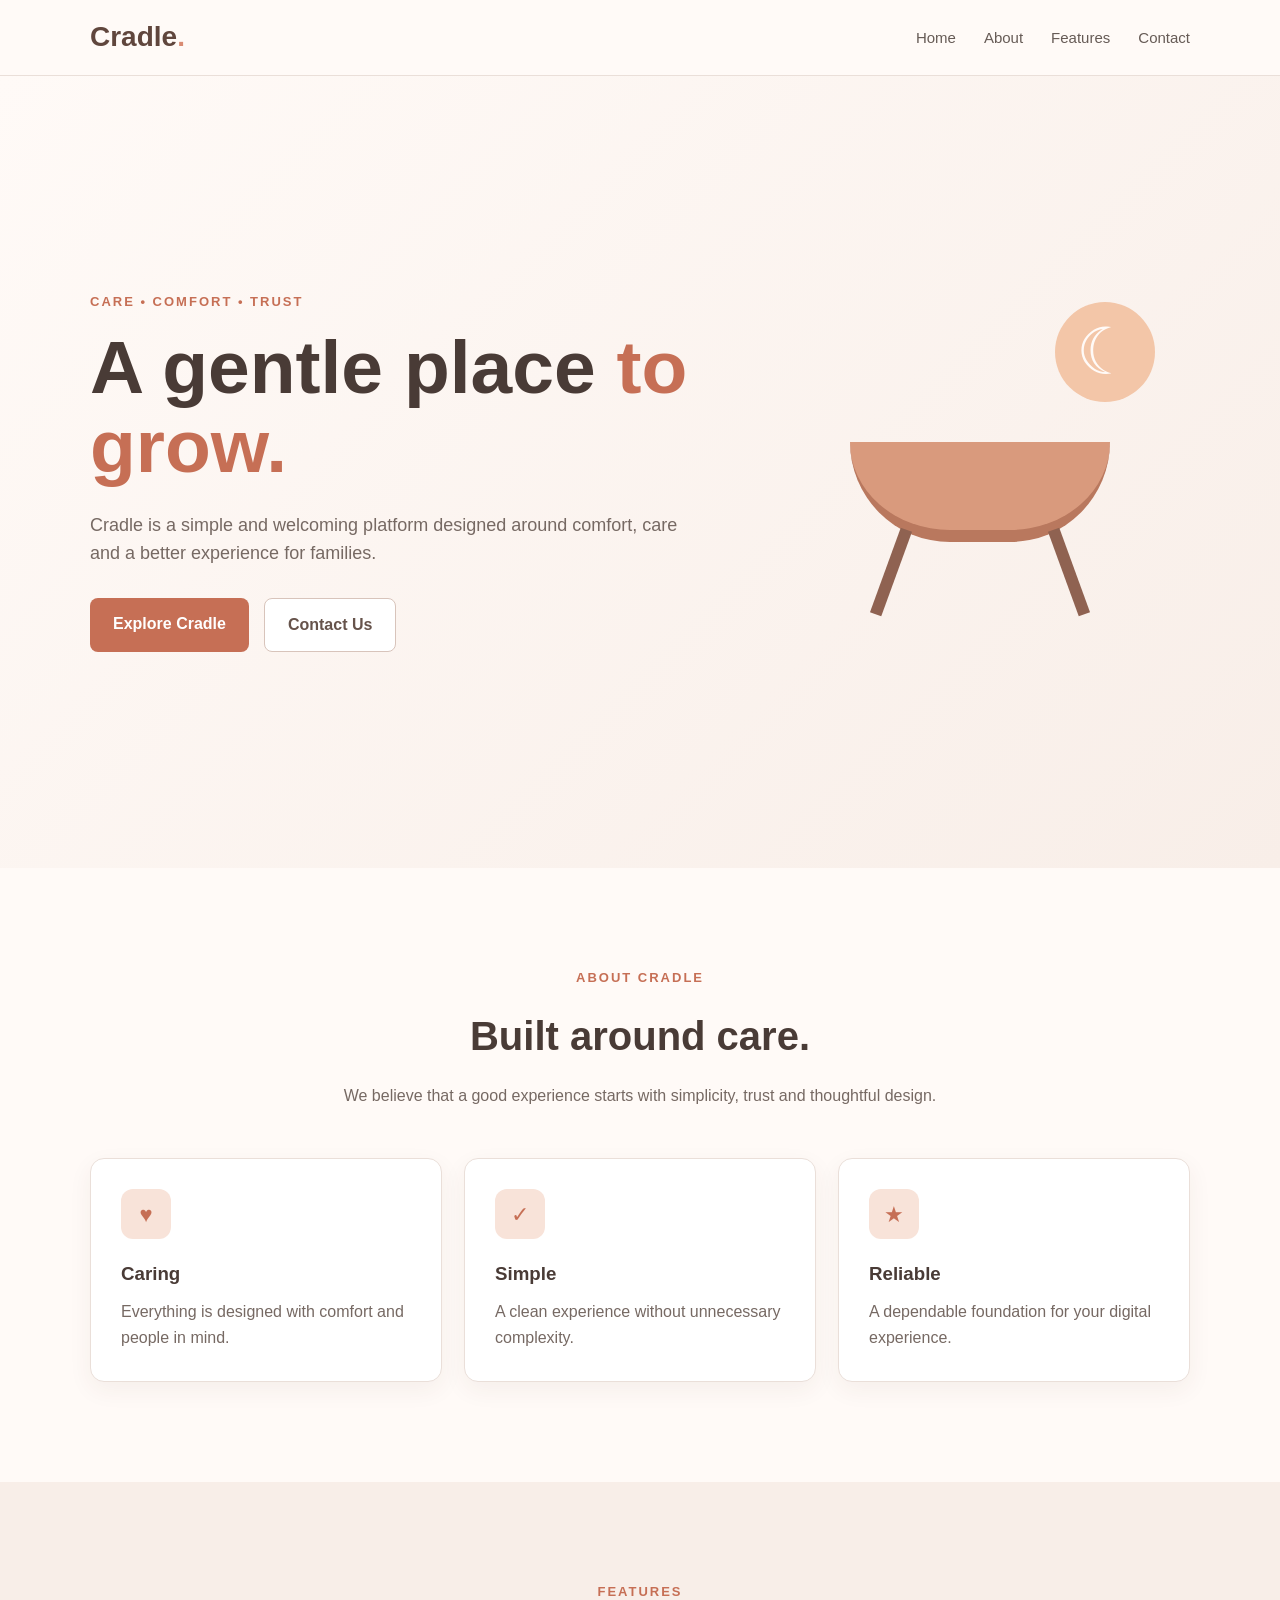
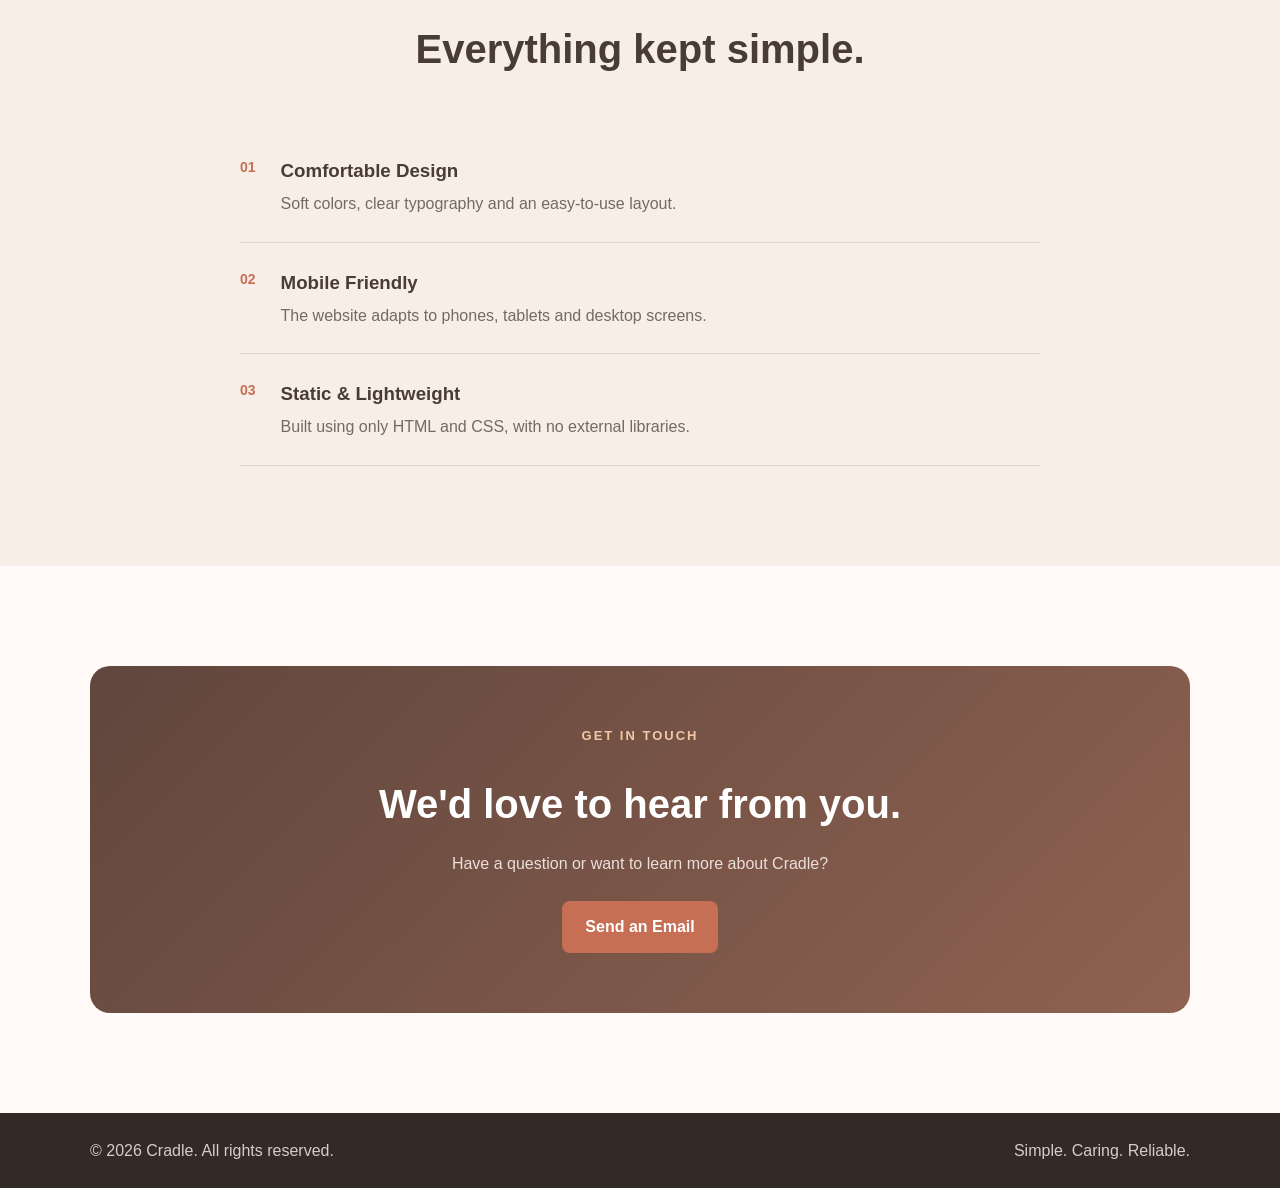
<file: docs/index.html>
<!DOCTYPE html>
<html lang="en">

<head>
    <meta charset="UTF-8">

    <meta
            name="viewport"
            content="width=device-width, initial-scale=1.0"
    >

    <meta
            name="description"
            content="Cradle - A simple, safe and comfortable place for families."
    >

    <title>Cradle | Care & Comfort</title>

    <!-- CSS FILE -->
    <link rel="stylesheet" href="style.css">
</head>

<body>

<!-- =========================
     NAVIGATION
========================== -->

<header class="navbar">

    <div class="container nav-content">

        <a href="#home" class="logo">
            Cradle<span>.</span>
        </a>

        <nav>
            <a href="#home">Home</a>
            <a href="#about">About</a>
            <a href="#features">Features</a>
            <a href="#contact">Contact</a>
        </nav>

    </div>

</header>


<!-- =========================
     HERO
========================== -->

<main>

    <section id="home" class="hero">

        <div class="container hero-content">

            <div class="hero-text">

                <p class="small-title">
                    CARE • COMFORT • TRUST
                </p>

                <h1>
                    A gentle place
                    <span>to grow.</span>
                </h1>

                <p class="hero-description">
                    Cradle is a simple and welcoming platform
                    designed around comfort, care and a better
                    experience for families.
                </p>

                <div class="hero-buttons">

                    <a
                            href="#features"
                            class="btn btn-primary"
                    >
                        Explore Cradle
                    </a>

                    <a
                            href="#contact"
                            class="btn btn-secondary"
                    >
                        Contact Us
                    </a>

                </div>

            </div>


            <!-- Simple CSS illustration -->
            <div class="cradle-art">

                <div class="moon">
                    ☾
                </div>

                <div class="cradle">
                    <div class="cradle-bed"></div>

                    <div class="cradle-leg left"></div>
                    <div class="cradle-leg right"></div>
                </div>

            </div>

        </div>

    </section>


    <!-- =========================
         ABOUT
    ========================== -->

    <section id="about" class="section">

        <div class="container">

            <div class="section-heading">

                <p class="small-title">
                    ABOUT CRADLE
                </p>

                <h2>
                    Built around care.
                </h2>

                <p>
                    We believe that a good experience starts
                    with simplicity, trust and thoughtful
                    design.
                </p>

            </div>


            <div class="about-grid">

                <div class="about-card">

                    <div class="icon">
                        ♥
                    </div>

                    <h3>
                        Caring
                    </h3>

                    <p>
                        Everything is designed with comfort
                        and people in mind.
                    </p>

                </div>


                <div class="about-card">

                    <div class="icon">
                        ✓
                    </div>

                    <h3>
                        Simple
                    </h3>

                    <p>
                        A clean experience without unnecessary
                        complexity.
                    </p>

                </div>


                <div class="about-card">

                    <div class="icon">
                        ★
                    </div>

                    <h3>
                        Reliable
                    </h3>

                    <p>
                        A dependable foundation for your
                        digital experience.
                    </p>

                </div>

            </div>

        </div>

    </section>


    <!-- =========================
         FEATURES
    ========================== -->

    <section id="features" class="section features-section">

        <div class="container">

            <div class="section-heading">

                <p class="small-title">
                    FEATURES
                </p>

                <h2>
                    Everything kept simple.
                </h2>

            </div>


            <div class="feature-list">

                <div class="feature">

                    <span>01</span>

                    <div>
                        <h3>
                            Comfortable Design
                        </h3>

                        <p>
                            Soft colors, clear typography and
                            an easy-to-use layout.
                        </p>
                    </div>

                </div>


                <div class="feature">

                    <span>02</span>

                    <div>
                        <h3>
                            Mobile Friendly
                        </h3>

                        <p>
                            The website adapts to phones,
                            tablets and desktop screens.
                        </p>
                    </div>

                </div>


                <div class="feature">

                    <span>03</span>

                    <div>
                        <h3>
                            Static & Lightweight
                        </h3>

                        <p>
                            Built using only HTML and CSS,
                            with no external libraries.
                        </p>
                    </div>

                </div>

            </div>

        </div>

    </section>


    <!-- =========================
         CONTACT
    ========================== -->

    <section id="contact" class="section">

        <div class="container">

            <div class="contact-box">

                <p class="small-title">
                    GET IN TOUCH
                </p>

                <h2>
                    We'd love to hear from you.
                </h2>

                <p>
                    Have a question or want to learn more
                    about Cradle?
                </p>

                <a
                        href="mailto:hello@example.com"
                        class="btn btn-primary"
                >
                    Send an Email
                </a>

            </div>

        </div>

    </section>

</main>


<!-- =========================
     FOOTER
========================== -->

<footer>

    <div class="container footer-content">

        <p>
            © 2026 Cradle. All rights reserved.
        </p>

        <p>
            Simple. Caring. Reliable.
        </p>

    </div>

</footer>

</body>

</html>
</file>
<file: docs/style.css>
/* =========================
   RESET
========================= */

* {
    margin: 0;
    padding: 0;
    box-sizing: border-box;
}

html {
    scroll-behavior: smooth;
}

body {
    font-family:
            Arial,
            Helvetica,
            sans-serif;

    background: #fffaf7;
    color: #332d2b;

    line-height: 1.6;
}

a {
    text-decoration: none;
    color: inherit;
}


/* =========================
   CONTAINER
========================= */

.container {
    width: 90%;
    max-width: 1100px;

    margin: auto;
}


/* =========================
   NAVBAR
========================= */

.navbar {
    position: sticky;

    top: 0;

    z-index: 1000;

    background: rgba(255, 250, 247, 0.95);

    border-bottom:
            1px solid #eadfd9;
}

.nav-content {
    min-height: 75px;

    display: flex;

    justify-content: space-between;

    align-items: center;
}

.logo {
    font-size: 28px;

    font-weight: bold;

    color: #60463d;
}

.logo span {
    color: #d98b73;
}

nav {
    display: flex;

    gap: 28px;
}

nav a {
    color: #665b56;

    font-size: 15px;

    transition: color 0.3s ease;
}

nav a:hover {
    color: #c66f55;
}


/* =========================
   HERO
========================= */

.hero {
    min-height: 88vh;

    display: flex;

    align-items: center;

    background:
            linear-gradient(
                    135deg,
                    #fffaf7,
                    #f8eee8
            );
}

.hero-content {
    display: grid;

    grid-template-columns: 1.2fr 0.8fr;

    gap: 50px;

    align-items: center;
}

.small-title {
    color: #c66f55;

    font-size: 13px;

    font-weight: bold;

    letter-spacing: 2px;

    margin-bottom: 15px;
}

.hero h1 {
    font-size: clamp(45px, 7vw, 75px);

    line-height: 1.05;

    color: #493b36;

    margin-bottom: 25px;
}

.hero h1 span {
    color: #c66f55;
}

.hero-description {
    max-width: 600px;

    font-size: 18px;

    color: #766963;

    margin-bottom: 30px;
}


/* =========================
   BUTTONS
========================= */

.hero-buttons {
    display: flex;

    gap: 15px;

    flex-wrap: wrap;
}

.btn {
    display: inline-block;

    padding: 13px 23px;

    border-radius: 8px;

    font-weight: bold;

    transition:
            transform 0.2s ease,
            background 0.2s ease;
}

.btn:hover {
    transform: translateY(-2px);
}

.btn-primary {
    background: #c66f55;

    color: white;
}

.btn-primary:hover {
    background: #ad5c44;
}

.btn-secondary {
    border: 1px solid #d8c4bb;

    color: #66534b;

    background: white;
}

.btn-secondary:hover {
    background: #f8eee8;
}


/* =========================
   CRADLE CSS ART
========================= */

.cradle-art {
    min-height: 380px;

    position: relative;

    display: flex;

    align-items: center;

    justify-content: center;
}

.moon {
    width: 100px;
    height: 100px;

    position: absolute;

    top: 20px;
    right: 35px;

    border-radius: 50%;

    background: #f3c6a8;

    color: #fffaf7;

    font-size: 65px;

    display: flex;

    align-items: center;
    justify-content: center;
}

.cradle {
    width: 260px;
    height: 140px;

    position: relative;

    margin-top: 80px;
}

.cradle-bed {
    width: 260px;
    height: 100px;

    background: #d99a7d;

    border-radius:
            0 0 130px 130px;

    border-bottom:
            12px solid #b9785e;

    position: absolute;

    bottom: 40px;
}

.cradle-leg {
    width: 12px;
    height: 90px;

    background: #8f6251;

    position: absolute;

    bottom: -35px;
}

.cradle-leg.left {
    left: 35px;

    transform: rotate(20deg);
}

.cradle-leg.right {
    right: 35px;

    transform: rotate(-20deg);
}


/* =========================
   SECTIONS
========================= */

.section {
    padding: 100px 0;
}

.section-heading {
    text-align: center;

    max-width: 650px;

    margin:
            0 auto 50px;
}

.section-heading h2 {
    font-size: 40px;

    color: #493b36;

    margin-bottom: 15px;
}

.section-heading > p:last-child {
    color: #766963;
}


/* =========================
   ABOUT CARDS
========================= */

.about-grid {
    display: grid;

    grid-template-columns:
        repeat(3, 1fr);

    gap: 22px;
}

.about-card {
    padding: 30px;

    background: white;

    border:
            1px solid #eadfd9;

    border-radius: 14px;

    box-shadow:
            0 8px 25px
            rgba(80, 50, 40, 0.06);

    transition:
            transform 0.25s ease,
            box-shadow 0.25s ease;
}

.about-card:hover {
    transform: translateY(-6px);

    box-shadow:
            0 15px 30px
            rgba(80, 50, 40, 0.1);
}

.icon {
    width: 50px;
    height: 50px;

    border-radius: 12px;

    background: #f8e3d9;

    color: #c66f55;

    display: flex;

    align-items: center;
    justify-content: center;

    font-size: 22px;

    margin-bottom: 20px;
}

.about-card h3 {
    color: #493b36;

    margin-bottom: 10px;
}

.about-card p {
    color: #766963;
}


/* =========================
   FEATURES
========================= */

.features-section {
    background: #f8eee8;
}

.feature-list {
    max-width: 800px;

    margin: auto;
}

.feature {
    display: flex;

    gap: 25px;

    padding: 25px 0;

    border-bottom:
            1px solid #e4d3ca;
}

.feature > span {
    color: #c66f55;

    font-size: 14px;

    font-weight: bold;
}

.feature h3 {
    color: #493b36;

    margin-bottom: 5px;
}

.feature p {
    color: #766963;
}


/* =========================
   CONTACT
========================= */

.contact-box {
    text-align: center;

    padding: 60px 30px;

    background:
            linear-gradient(
                    135deg,
                    #60463d,
                    #8f6251
            );

    color: white;

    border-radius: 20px;
}

.contact-box .small-title {
    color: #f3c6a8;
}

.contact-box h2 {
    font-size: 40px;

    margin-bottom: 15px;
}

.contact-box p {
    color: #eadfd9;

    margin-bottom: 25px;
}


/* =========================
   FOOTER
========================= */

footer {
    background: #332925;

    color: #d8ccc6;

    padding: 25px 0;
}

.footer-content {
    display: flex;

    justify-content: space-between;

    gap: 20px;
}


/* =========================
   TABLET
========================= */

@media (max-width: 800px) {

    .hero-content {
        grid-template-columns: 1fr;

        text-align: center;
    }

    .hero-description {
        margin-left: auto;
        margin-right: auto;
    }

    .hero-buttons {
        justify-content: center;
    }

    .cradle-art {
        min-height: 300px;
    }

    .about-grid {
        grid-template-columns: 1fr;
    }

    .footer-content {
        flex-direction: column;

        text-align: center;
    }
}


/* =========================
   MOBILE
========================= */

@media (max-width: 550px) {

    .nav-content {
        flex-direction: column;

        padding: 15px 0;

        gap: 12px;
    }

    nav {
        gap: 15px;

        flex-wrap: wrap;

        justify-content: center;
    }

    nav a {
        font-size: 13px;
    }

    .hero h1 {
        font-size: 45px;
    }

    .section {
        padding: 70px 0;
    }

    .section-heading h2 {
        font-size: 32px;
    }

    .contact-box h2 {
        font-size: 30px;
    }

    .cradle {
        transform: scale(0.8);
    }

    .moon {
        right: 5px;
    }
}
</file>
